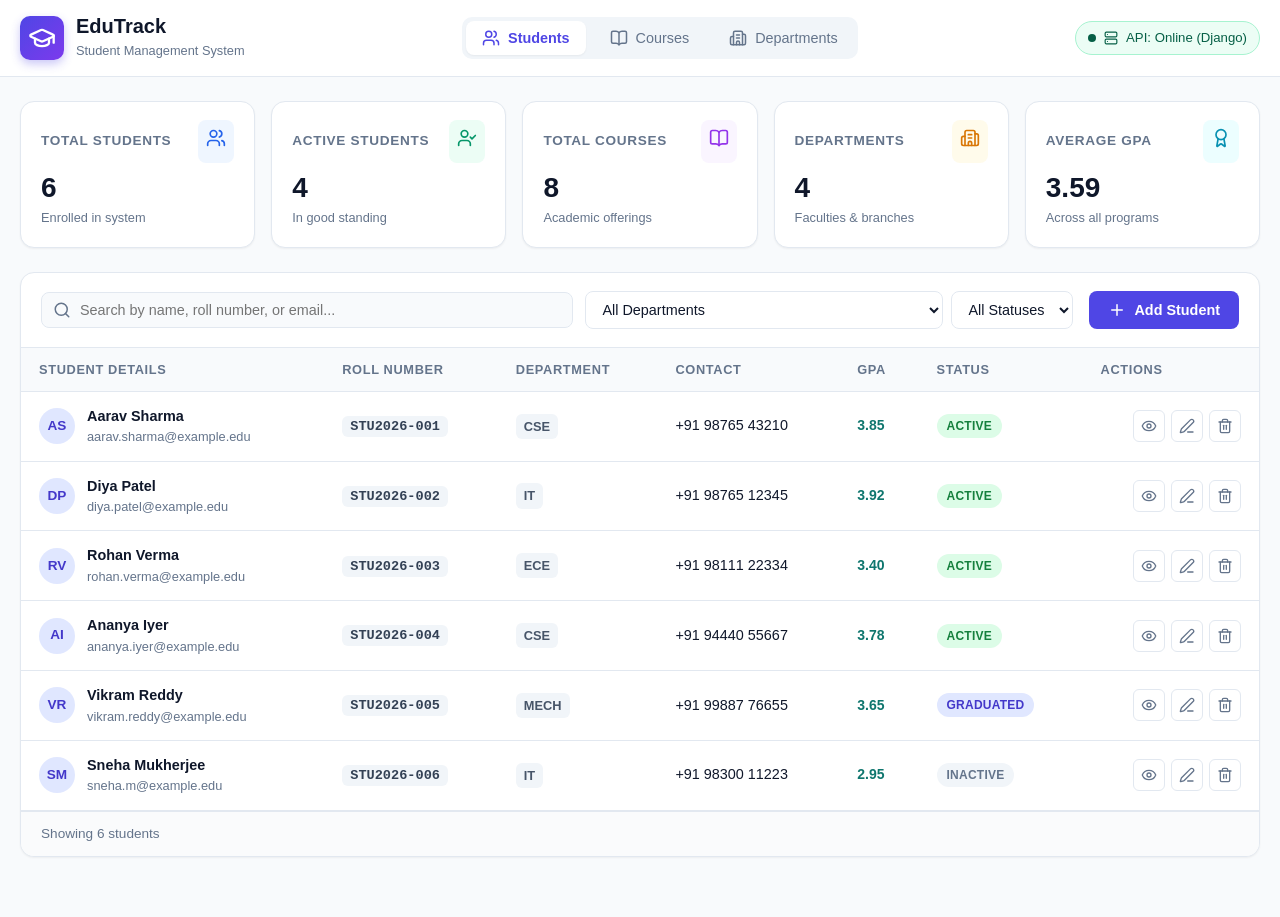
<file: index.html>
<!doctype html>
<html lang="en">
  <head>
    <meta charset="UTF-8" />
    <link rel="icon" type="image/svg+xml" href="./favicon.svg" />
    <meta name="viewport" content="width=device-width, initial-scale=1.0" />
    <title>EduTrack - Student Management System</title>
    <script type="module" crossorigin src="./assets/index-DhsbK_oE.js"></script>
    <link rel="stylesheet" crossorigin href="./assets/index-MEgAG0MW.css">
  </head>
  <body>
    <div id="root"></div>
  </body>
</html>
</file>
<file: assets/index-MEgAG0MW.css>
:root{--font-sans:-apple-system, BlinkMacSystemFont, "Segoe UI", Roboto, Helvetica, Arial, sans-serif;--color-bg:#f8fafc;--color-card-bg:#fff;--color-text-main:#0f172a;--color-text-muted:#64748b;--color-border:#e2e8f0;--color-primary:#4f46e5;--color-primary-hover:#4338ca;--color-primary-light:#eef2ff;--color-primary-text:#fff;--color-success-bg:#ecfdf5;--color-success-border:#a7f3d0;--color-success-text:#065f46;--color-danger-bg:#fef2f2;--color-danger-border:#fecaca;--color-danger-text:#991b1b;--color-warning-bg:#fffbeb;--color-warning-border:#fde68a;--color-warning-text:#92400e;--color-info-bg:#eff6ff;--color-info-border:#bfdbfe;--color-info-text:#1e40af;--shadow-sm:0 1px 2px 0 #0000000d;--shadow-md:0 4px 6px -1px #0000001a, 0 2px 4px -2px #0000001a;--shadow-lg:0 10px 15px -3px #0000001a, 0 4px 6px -4px #0000001a;--shadow-xl:0 20px 25px -5px #0000001a, 0 8px 10px -6px #0000001a}*{box-sizing:border-box;margin:0;padding:0}body{font-family:var(--font-sans);background-color:var(--color-bg);color:var(--color-text-main);-webkit-font-smoothing:antialiased;line-height:1.5}.app-layout{flex-direction:column;min-height:100vh;display:flex}.main-container{flex-direction:column;gap:24px;width:100%;max-width:1280px;margin:0 auto;padding:24px 20px 60px;display:flex}.navbar{background-color:var(--color-card-bg);border-bottom:1px solid var(--color-border);z-index:100;position:sticky;top:0}.navbar-container{justify-content:space-between;align-items:center;gap:16px;max-width:1280px;margin:0 auto;padding:14px 20px;display:flex}.navbar-brand{align-items:center;gap:12px;display:flex}.brand-icon{color:#fff;background:linear-gradient(135deg,#4f46e5,#7c3aed);border-radius:10px;justify-content:center;align-items:center;width:44px;height:44px;display:flex;box-shadow:0 4px 10px #4f46e54d}.brand-text h1{color:var(--color-text-main);font-size:1.25rem;font-weight:700;line-height:1.2}.brand-text span{color:var(--color-text-muted);font-size:.8rem}.navbar-nav{background:#f1f5f9;border-radius:10px;gap:8px;padding:4px;display:flex}.nav-btn{color:var(--color-text-muted);cursor:pointer;background:0 0;border:none;border-radius:8px;align-items:center;gap:8px;padding:8px 16px;font-size:.9rem;font-weight:500;transition:all .15s;display:flex}.nav-btn:hover{color:var(--color-text-main)}.nav-btn.active{color:var(--color-primary);box-shadow:var(--shadow-sm);background:#fff;font-weight:600}.status-pill{border-radius:20px;align-items:center;gap:8px;padding:6px 12px;font-size:.825rem;font-weight:500;display:flex}.status-pill.online{color:#065f46;background-color:#ecfdf5;border:1px solid #a7f3d0}.status-pill.demo{color:#1d4ed8;background-color:#eff6ff;border:1px solid #bfdbfe}.status-pill.offline{color:#991b1b;background-color:#fef2f2;border:1px solid #fecaca}.status-dot{background-color:currentColor;border-radius:50%;width:8px;height:8px}.stats-grid{grid-template-columns:repeat(auto-fit,minmax(210px,1fr));gap:16px;display:grid}.stat-card{background-color:var(--color-card-bg);border:1px solid var(--color-border);box-shadow:var(--shadow-sm);border-radius:14px;padding:18px 20px;transition:transform .2s,box-shadow .2s}.stat-card:hover{box-shadow:var(--shadow-md);transform:translateY(-2px)}.stat-card-header{justify-content:space-between;align-items:center;margin-bottom:8px;display:flex}.stat-title{color:var(--color-text-muted);text-transform:uppercase;letter-spacing:.05em;font-size:.85rem;font-weight:600}.stat-icon-wrapper{border-radius:8px;padding:8px}.stat-card.blue .stat-icon-wrapper{color:#2563eb;background-color:#eff6ff}.stat-card.emerald .stat-icon-wrapper{color:#059669;background-color:#ecfdf5}.stat-card.purple .stat-icon-wrapper{color:#9333ea;background-color:#faf5ff}.stat-card.amber .stat-icon-wrapper{color:#d97706;background-color:#fffbeb}.stat-card.cyan .stat-icon-wrapper{color:#0891b2;background-color:#ecfeff}.stat-value{color:var(--color-text-main);font-size:1.75rem;font-weight:700;line-height:1.2}.stat-subtitle{color:var(--color-text-muted);font-size:.8rem}.card{background-color:var(--color-card-bg);border:1px solid var(--color-border);box-shadow:var(--shadow-sm);border-radius:14px;overflow:hidden}.btn{cursor:pointer;border:1px solid #0000;border-radius:8px;justify-content:center;align-items:center;gap:8px;padding:9px 18px;font-size:.9rem;font-weight:600;transition:all .15s;display:inline-flex}.btn:disabled{opacity:.6;cursor:not-allowed}.btn-primary{background-color:var(--color-primary);color:#fff}.btn-primary:hover:not(:disabled){background-color:var(--color-primary-hover)}.btn-secondary{color:#fff;background-color:#0284c7}.btn-secondary:hover:not(:disabled){background-color:#0369a1}.btn-outline{border-color:var(--color-border);color:var(--color-text-main);background-color:#0000}.btn-outline:hover:not(:disabled){background-color:#f1f5f9}.btn-danger{color:#fff;background-color:#dc2626}.btn-danger:hover:not(:disabled){background-color:#b91c1c}.table-toolbar{border-bottom:1px solid var(--color-border);flex-wrap:wrap;justify-content:space-between;align-items:center;gap:16px;padding:18px 20px;display:flex}.toolbar-search-filters{flex-wrap:wrap;flex:1;align-items:center;gap:12px;display:flex}.search-bar{flex:1;min-width:280px;position:relative}.search-icon{color:var(--color-text-muted);position:absolute;top:50%;left:12px;transform:translateY(-50%)}.search-input{border:1px solid var(--color-border);background-color:#f8fafc;border-radius:8px;outline:none;width:100%;padding:9px 36px 9px 38px;font-size:.9rem;transition:all .15s}.search-input:focus{border-color:var(--color-primary);background-color:#fff;box-shadow:0 0 0 3px #4f46e526}.clear-search{color:var(--color-text-muted);cursor:pointer;background:0 0;border:none;font-size:1.25rem;position:absolute;top:50%;right:10px;transform:translateY(-50%)}.filters-group{gap:8px;display:flex}.filter-select{border:1px solid var(--color-border);color:var(--color-text-main);cursor:pointer;background-color:#fff;border-radius:8px;outline:none;padding:9px 12px;font-size:.9rem}.filter-select:focus{border-color:var(--color-primary)}.table-responsive{width:100%;overflow-x:auto}.data-table{border-collapse:collapse;text-align:left;width:100%}.data-table th{text-transform:uppercase;letter-spacing:.05em;color:var(--color-text-muted);border-bottom:1px solid var(--color-border);background-color:#f8fafc;padding:12px 18px;font-size:.8rem;font-weight:600}.data-table td{border-bottom:1px solid var(--color-border);vertical-align:middle;padding:14px 18px;font-size:.9rem}.student-row:hover{background-color:#f8fafc}.user-cell{align-items:center;gap:12px;display:flex}.user-avatar{color:#4338ca;background:#e0e7ff;border-radius:50%;flex-shrink:0;justify-content:center;align-items:center;width:36px;height:36px;font-size:.85rem;font-weight:700;display:flex}.user-name{color:var(--color-text-main);font-weight:600}.user-email{color:var(--color-text-muted);font-size:.8rem}.roll-pill{color:#334155;background-color:#f1f5f9;border-radius:6px;padding:3px 8px;font-family:monospace;font-size:.85rem;font-weight:600}.dept-badge{color:#475569;background-color:#f1f5f9;border-radius:6px;padding:3px 8px;font-size:.8rem;font-weight:600;display:inline-block}.gpa-badge{color:#0f766e;font-size:.875rem;font-weight:700}.badge{letter-spacing:.02em;border-radius:12px;align-items:center;padding:3px 10px;font-size:.75rem;font-weight:600;display:inline-flex}.badge-active{color:#15803d;background-color:#dcfce7}.badge-inactive{color:#64748b;background-color:#f1f5f9}.badge-graduated{color:#4338ca;background-color:#e0e7ff}.badge-suspended{color:#b91c1c;background-color:#fee2e2}.badge-default{color:#475569;background-color:#f1f5f9}.action-buttons-cell{justify-content:flex-end;align-items:center;gap:6px;display:flex}.btn-action{border:1px solid var(--color-border);cursor:pointer;width:32px;height:32px;color:var(--color-text-muted);background-color:#fff;border-radius:6px;justify-content:center;align-items:center;transition:all .15s;display:inline-flex}.btn-action:hover{color:var(--color-text-main);background-color:#f8fafc}.btn-action.view:hover{color:#2563eb;background-color:#eff6ff;border-color:#bfdbfe}.btn-action.edit:hover{color:#d97706;background-color:#fffbeb;border-color:#fde68a}.btn-action.delete:hover{color:#dc2626;background-color:#fef2f2;border-color:#fecaca}.btn-icon-danger{color:#ef4444;cursor:pointer;background:0 0;border:none;border-radius:4px;justify-content:center;align-items:center;padding:4px;transition:background .15s;display:inline-flex}.btn-icon-danger:hover{background-color:#fee2e2}.table-footer-info{color:var(--color-text-muted);border-top:1px solid var(--color-border);background-color:#fafbfc;padding:12px 20px;font-size:.85rem}.empty-state{text-align:center;padding:48px 20px}.empty-icon{color:#94a3b8;margin-bottom:12px}.empty-state h4{color:var(--color-text-main);margin-bottom:6px;font-size:1.1rem}.empty-state p{color:var(--color-text-muted);font-size:.9rem}.loading-spinner-wrapper{color:var(--color-text-muted);justify-content:center;align-items:center;gap:12px;padding:40px;display:flex}.spinner{border:3px solid #e2e8f0;border-top-color:var(--color-primary);border-radius:50%;width:22px;height:22px;animation:.7s linear infinite spin}@keyframes spin{to{transform:rotate(360deg)}}@keyframes slideIn{0%{opacity:0;transform:translateY(12px)}to{opacity:1;transform:translateY(0)}}.modal-overlay{-webkit-backdrop-filter:blur(4px);backdrop-filter:blur(4px);z-index:1000;background-color:#0f172a99;justify-content:center;align-items:center;padding:16px;animation:.15s ease-out fadeIn;display:flex;position:fixed;inset:0}@keyframes fadeIn{0%{opacity:0}to{opacity:1}}.modal-content{box-shadow:var(--shadow-xl);background:#fff;border-radius:16px;flex-direction:column;width:100%;max-height:90vh;animation:.2s ease-out modalPop;display:flex;overflow:hidden}@keyframes modalPop{0%{opacity:0;transform:scale(.96)}to{opacity:1;transform:scale(1)}}.modal-sm{max-width:440px}.modal-md{max-width:580px}.modal-lg{max-width:780px}.modal-header{border-bottom:1px solid var(--color-border);justify-content:space-between;align-items:center;padding:18px 24px;display:flex}.modal-header h3{color:var(--color-text-main);font-size:1.15rem;font-weight:700}.danger-header{border-bottom:1px solid #fee2e2}.modal-title-with-icon{align-items:center;gap:12px;display:flex}.danger-icon-circle{color:#dc2626;background-color:#fee2e2;border-radius:50%;justify-content:center;align-items:center;width:36px;height:36px;display:flex}.modal-close-btn{color:var(--color-text-muted);cursor:pointer;background:0 0;border:none;border-radius:6px;align-items:center;padding:4px;display:flex}.modal-close-btn:hover{color:var(--color-text-main);background-color:#f1f5f9}.modal-body{padding:24px;overflow-y:auto}.modal-footer{border-top:1px solid var(--color-border);background-color:#fafbfc;justify-content:flex-end;gap:12px;padding:16px 24px;display:flex}.form-grid{grid-template-columns:1fr 1fr;gap:16px;display:grid}.form-group{flex-direction:column;gap:6px;display:flex}.form-group.full-width{grid-column:1/-1}.form-group label{color:var(--color-text-main);font-size:.85rem;font-weight:600}.input-with-icon{align-items:center;display:flex;position:relative}.input-icon{color:var(--color-text-muted);pointer-events:none;position:absolute;left:12px}.textarea-icon{top:12px}.form-input,.form-select,.form-textarea{border:1px solid var(--color-border);width:100%;color:var(--color-text-main);background-color:#fff;border-radius:8px;outline:none;padding:9px 12px;font-family:inherit;font-size:.9rem;transition:all .15s}.input-with-icon .form-input,.input-with-icon .form-select,.input-with-icon .form-textarea{padding-left:36px}.form-input:focus,.form-select:focus,.form-textarea:focus{border-color:var(--color-primary);box-shadow:0 0 0 3px #4f46e526}.input-error{background-color:#fffbfb;border-color:#ef4444!important}.field-error-text{color:#dc2626;font-size:.775rem;font-weight:500}.delete-warning-text{color:#475569;font-size:.95rem;line-height:1.5}.student-profile-title{align-items:center;gap:16px;display:flex}.student-avatar-lg{color:#fff;background:linear-gradient(135deg,#4f46e5,#06b6d4);border-radius:50%;justify-content:center;align-items:center;width:52px;height:52px;font-size:1.25rem;font-weight:700;display:flex}.student-meta-row{align-items:center;gap:8px;margin-top:4px;display:flex}.info-cards-grid{border:1px solid var(--color-border);background-color:#f8fafc;border-radius:12px;grid-template-columns:repeat(auto-fit,minmax(200px,1fr));gap:14px;margin-bottom:24px;padding:16px;display:grid}.info-item{flex-direction:column;gap:4px;display:flex}.info-label{text-transform:uppercase;color:var(--color-text-muted);align-items:center;gap:6px;font-size:.775rem;font-weight:600;display:flex}.info-value{color:var(--color-text-main);font-size:.925rem;font-weight:600}.highlight-gpa{color:#0f766e;font-size:1.1rem}.enrollment-section{border-top:1px solid var(--color-border);padding-top:20px}.section-header-row{justify-content:space-between;align-items:center;margin-bottom:14px;display:flex}.courses-table{border-collapse:collapse;width:100%;font-size:.875rem}.courses-table th,.courses-table td{border-bottom:1px solid var(--color-border);padding:10px 14px}.courses-table th{text-transform:uppercase;color:var(--color-text-muted);background-color:#f1f5f9;font-size:.775rem}.grade-pill{border-radius:6px;padding:2px 8px;font-size:.8rem;font-weight:700}.grade-A{color:#15803d;background-color:#dcfce7}.grade-B{color:#4338ca;background-color:#e0e7ff}.grade-C{color:#a16207;background-color:#fef9c3}.grade-D{color:#c2410c;background-color:#ffedd5}.grade-F{color:#b91c1c;background-color:#fee2e2}.grade-PENDING{color:#64748b;background-color:#f1f5f9}.quick-enroll-form{border:1px dashed var(--color-border);background-color:#f8fafc;border-radius:10px;margin-top:16px;padding:14px}.quick-enroll-fields{align-items:center;gap:10px;display:flex}.quick-enroll-fields .form-select{flex:1}.quick-enroll-fields .grade-select{flex:initial;width:130px}.courses-grid,.departments-grid{grid-template-columns:repeat(auto-fill,minmax(280px,1fr));gap:18px;padding:20px;display:grid}.course-card,.dept-card{border:1px solid var(--color-border);background:#fff;border-radius:12px;flex-direction:column;gap:10px;padding:18px;transition:box-shadow .15s,transform .15s;display:flex}.course-card:hover,.dept-card:hover{box-shadow:var(--shadow-md);transform:translateY(-2px)}.course-card-top,.dept-card-top{justify-content:space-between;align-items:center;display:flex}.course-code-badge,.dept-code-tag{color:#4338ca;background-color:#eef2ff;border-radius:6px;padding:4px 8px;font-family:monospace;font-size:.85rem;font-weight:700}.course-credits{color:#059669;background-color:#ecfdf5;border-radius:6px;padding:3px 8px;font-size:.8rem;font-weight:600}.course-title,.dept-card h4{color:var(--color-text-main);font-size:1.05rem;font-weight:700;line-height:1.3}.course-dept-tag{color:var(--color-text-muted);font-size:.8rem}.course-desc,.dept-desc{color:#475569;flex:1;font-size:.85rem;line-height:1.4}.course-card-footer{border-top:1px solid var(--color-border);justify-content:space-between;align-items:center;margin-top:10px;padding-top:10px;display:flex}.course-enrolled-count{color:var(--color-text-muted);font-size:.8rem}.course-actions{gap:6px;display:flex}.dept-metrics{gap:8px;margin-top:8px;display:flex}.metric-pill{color:#334155;background-color:#f1f5f9;border-radius:6px;padding:4px 10px;font-size:.8rem;font-weight:600}.subtext{color:var(--color-text-muted);margin-top:2px;font-size:.85rem}@media (width<=768px){.navbar-container,.table-toolbar,.toolbar-search-filters{flex-direction:column;align-items:stretch}.form-grid{grid-template-columns:1fr}.quick-enroll-fields{flex-direction:column;align-items:stretch}.quick-enroll-fields .grade-select{width:100%}}
</file>
